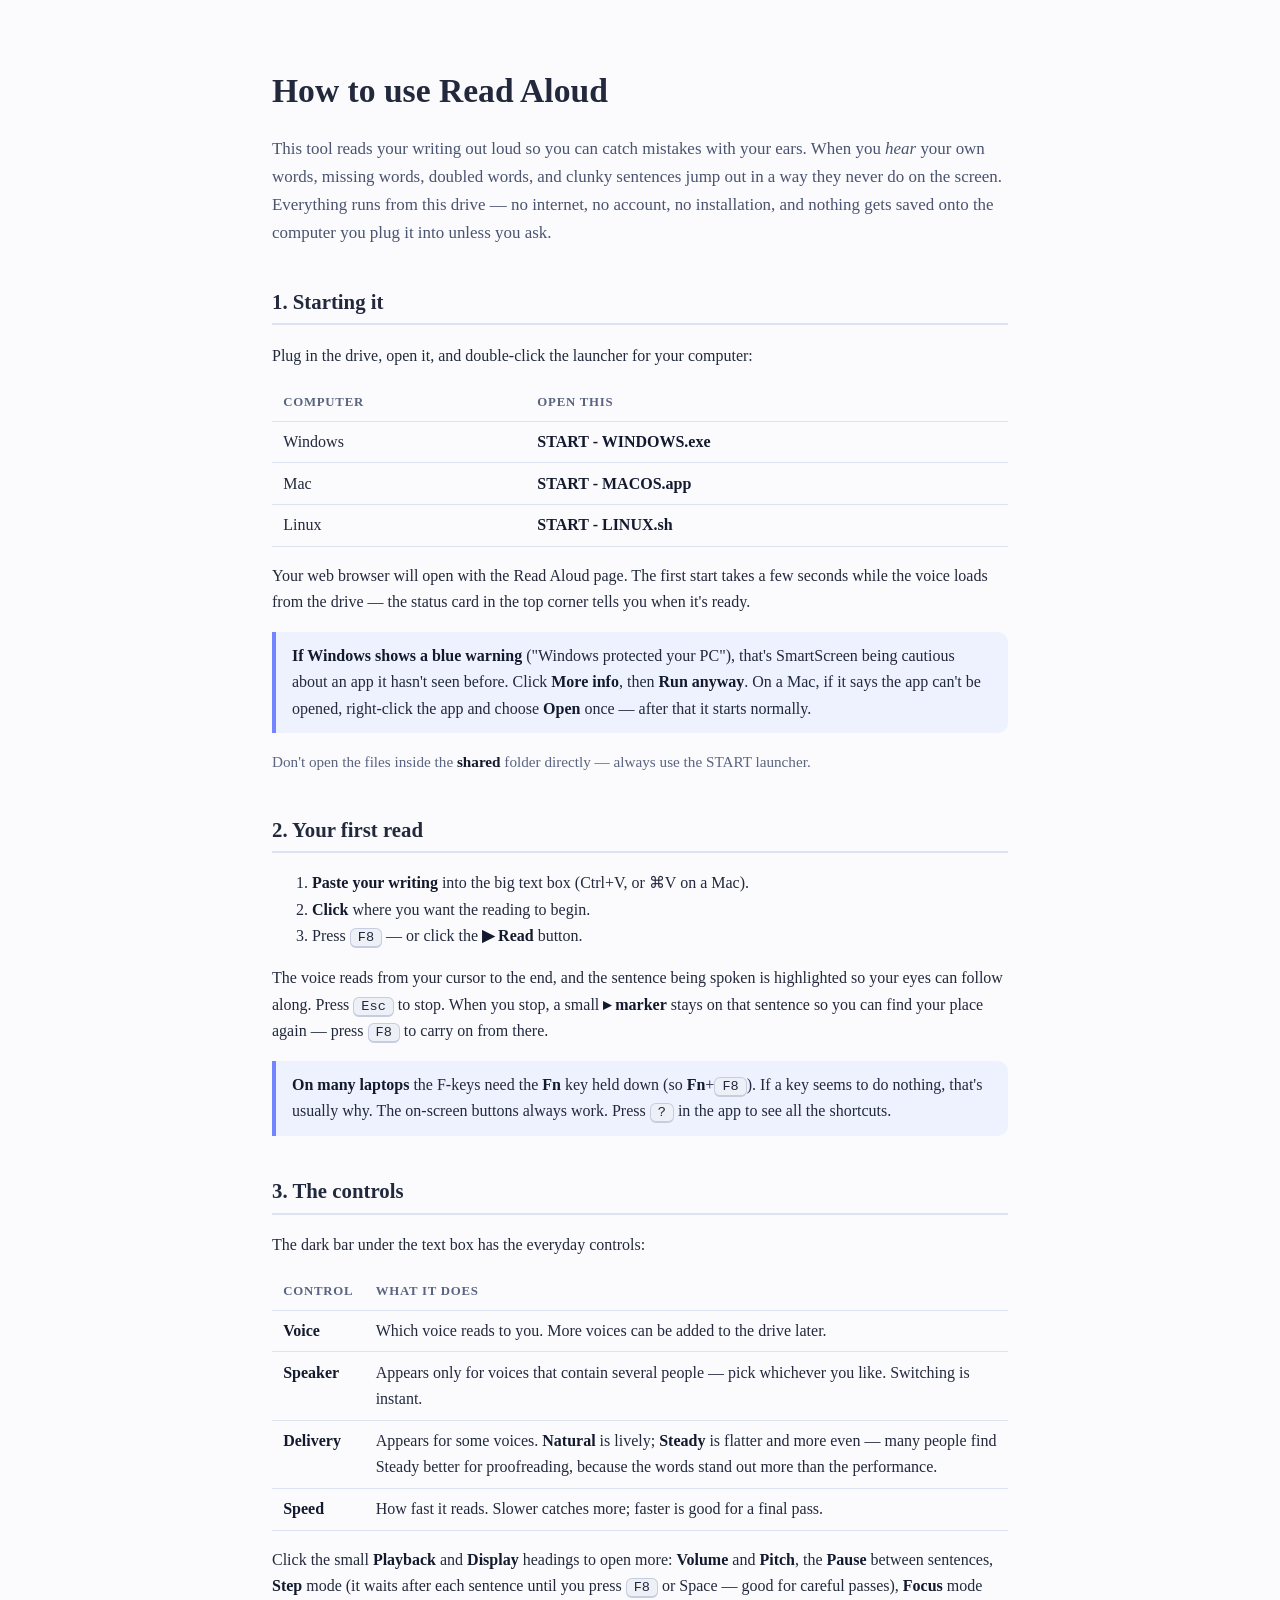
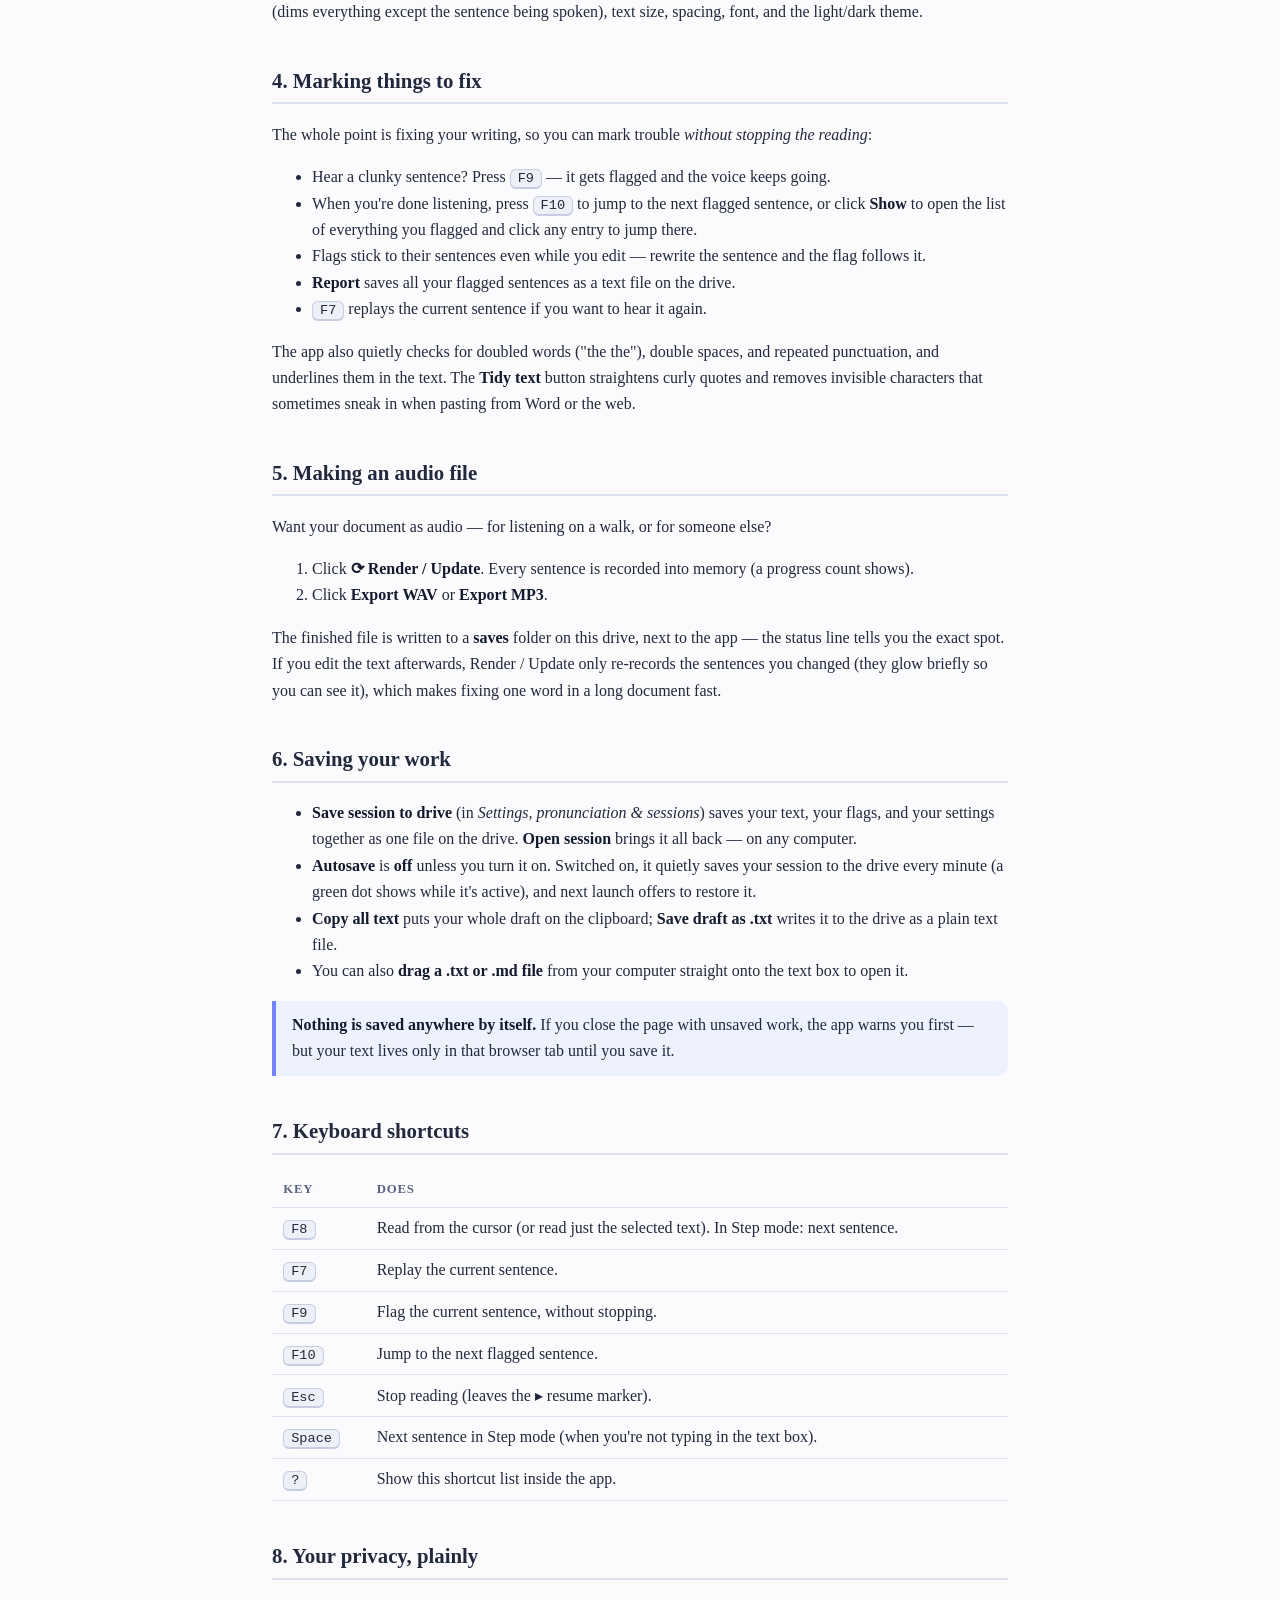
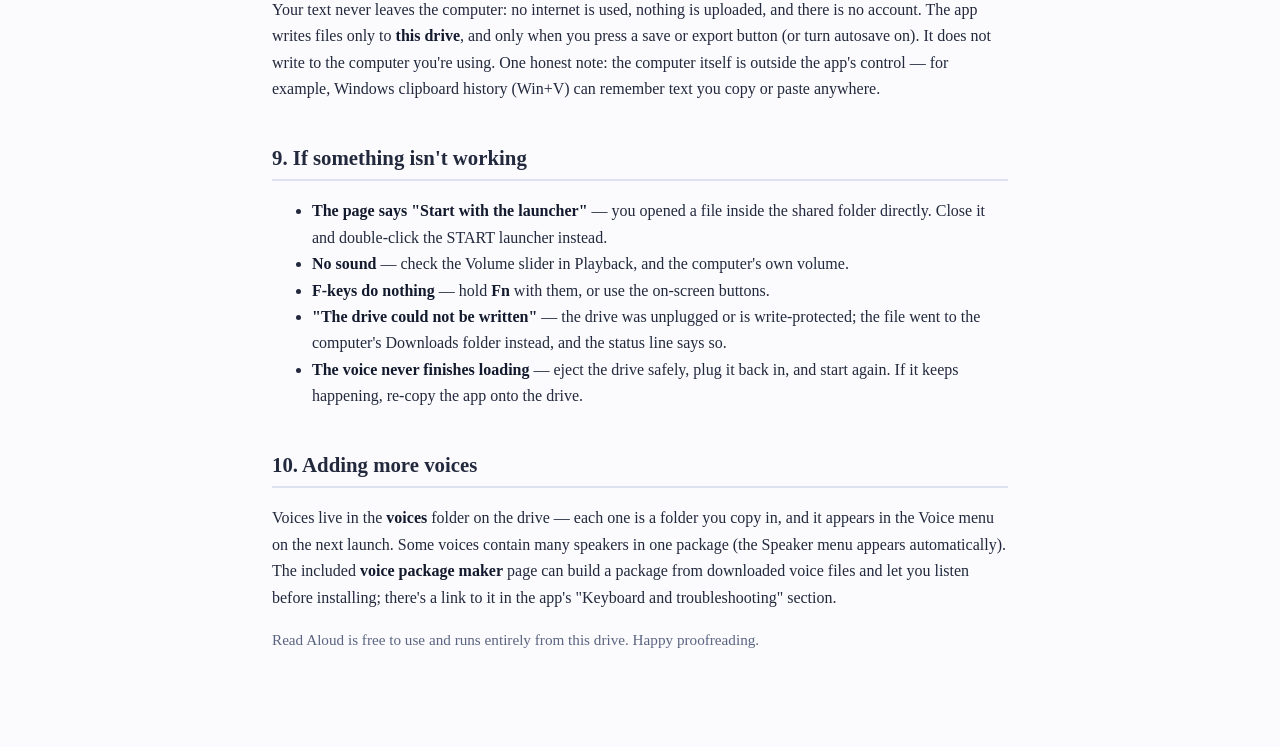
<file: manual.html>
<!doctype html>
<html lang="en">
<head>
<meta charset="utf-8">
<meta name="viewport" content="width=device-width, initial-scale=1">
<meta name="color-scheme" content="light dark">
<title>How to use Read Aloud</title>
<style>
  :root { color-scheme: light dark; }
  body {
    font-family: Georgia, 'Times New Roman', serif;
    line-height: 1.65;
    max-width: 46rem;
    margin: 0 auto;
    padding: 2.5rem 1.4rem 5rem;
    color: #22293d;
    background: #fbfbfd;
  }
  h1 { font-size: 2.1rem; margin-bottom: 0.2rem; }
  h2 { font-size: 1.3rem; margin-top: 2.4rem; border-bottom: 2px solid #dde2f0; padding-bottom: 0.25rem; }
  .lede { font-size: 1.06rem; color: #4a5470; }
  kbd {
    font-family: ui-monospace, Consolas, monospace;
    font-size: 0.85em;
    background: #eef0f7;
    border: 1px solid #c6cde0;
    border-bottom-width: 2px;
    border-radius: 6px;
    padding: 1px 7px;
    white-space: nowrap;
  }
  b, strong { color: #131a2e; }
  .tip {
    background: #eef2ff;
    border-left: 4px solid #7284ff;
    padding: 0.7rem 1rem;
    border-radius: 0 10px 10px 0;
    margin: 1rem 0;
  }
  table { border-collapse: collapse; width: 100%; margin: 1rem 0; }
  th, td { text-align: left; padding: 0.45rem 0.7rem; border-bottom: 1px solid #dde2f0; vertical-align: top; }
  th { font-size: 0.8rem; text-transform: uppercase; letter-spacing: 0.06em; color: #5a6480; }
  .muted { color: #5a6480; font-size: 0.95rem; }
  @media (prefers-color-scheme: dark) {
    body { background: #10162a; color: #d7dcec; }
    b, strong { color: #f2f4fb; }
    h2 { border-color: #2c3552; }
    .lede, .muted, th { color: #96a0bd; }
    kbd { background: #1d2540; border-color: #38446b; }
    .tip { background: #1a2342; }
    th, td { border-color: #2c3552; }
  }
  @media print {
    body { max-width: none; color: #000; background: #fff; }
    .tip { border-color: #888; background: #f2f2f2; }
  }
</style>
</head>
<body>

<h1>How to use Read Aloud</h1>
<p class="lede">This tool reads your writing out loud so you can catch mistakes with your ears.
When you <em>hear</em> your own words, missing words, doubled words, and clunky sentences jump out
in a way they never do on the screen. Everything runs from this drive — no internet, no account,
no installation, and nothing gets saved onto the computer you plug it into unless you ask.</p>

<h2>1. Starting it</h2>
<p>Plug in the drive, open it, and double-click the launcher for your computer:</p>
<table>
  <tr><th>Computer</th><th>Open this</th></tr>
  <tr><td>Windows</td><td><b>START - WINDOWS.exe</b></td></tr>
  <tr><td>Mac</td><td><b>START - MACOS.app</b></td></tr>
  <tr><td>Linux</td><td><b>START - LINUX.sh</b></td></tr>
</table>
<p>Your web browser will open with the Read Aloud page. The first start takes a few seconds
while the voice loads from the drive — the status card in the top corner tells you when it's ready.</p>
<div class="tip"><b>If Windows shows a blue warning</b> ("Windows protected your PC"), that's
SmartScreen being cautious about an app it hasn't seen before. Click <b>More info</b>, then
<b>Run anyway</b>. On a Mac, if it says the app can't be opened, right-click the app and choose
<b>Open</b> once — after that it starts normally.</div>
<p class="muted">Don't open the files inside the <b>shared</b> folder directly — always use the START launcher.</p>

<h2>2. Your first read</h2>
<ol>
  <li><b>Paste your writing</b> into the big text box (Ctrl+V, or ⌘V on a Mac).</li>
  <li><b>Click</b> where you want the reading to begin.</li>
  <li>Press <kbd>F8</kbd> — or click the <b>▶ Read</b> button.</li>
</ol>
<p>The voice reads from your cursor to the end, and the sentence being spoken is highlighted so
your eyes can follow along. Press <kbd>Esc</kbd> to stop. When you stop, a small <b>▸ marker</b>
stays on that sentence so you can find your place again — press <kbd>F8</kbd> to carry on from there.</p>
<div class="tip"><b>On many laptops</b> the F-keys need the <b>Fn</b> key held down
(so <b>Fn</b>+<kbd>F8</kbd>). If a key seems to do nothing, that's usually why. The on-screen
buttons always work. Press <kbd>?</kbd> in the app to see all the shortcuts.</div>

<h2>3. The controls</h2>
<p>The dark bar under the text box has the everyday controls:</p>
<table>
  <tr><th>Control</th><th>What it does</th></tr>
  <tr><td><b>Voice</b></td><td>Which voice reads to you. More voices can be added to the drive later.</td></tr>
  <tr><td><b>Speaker</b></td><td>Appears only for voices that contain several people — pick whichever you like. Switching is instant.</td></tr>
  <tr><td><b>Delivery</b></td><td>Appears for some voices. <b>Natural</b> is lively; <b>Steady</b> is flatter and more even — many people find Steady better for proofreading, because the words stand out more than the performance.</td></tr>
  <tr><td><b>Speed</b></td><td>How fast it reads. Slower catches more; faster is good for a final pass.</td></tr>
</table>
<p>Click the small <b>Playback</b> and <b>Display</b> headings to open more:
<b>Volume</b> and <b>Pitch</b>, the <b>Pause</b> between sentences, <b>Step</b> mode (it waits after
each sentence until you press <kbd>F8</kbd> or Space — good for careful passes), <b>Focus</b> mode
(dims everything except the sentence being spoken), text size, spacing, font, and the light/dark theme.</p>

<h2>4. Marking things to fix</h2>
<p>The whole point is fixing your writing, so you can mark trouble <em>without stopping the reading</em>:</p>
<ul>
  <li>Hear a clunky sentence? Press <kbd>F9</kbd> — it gets flagged and the voice keeps going.</li>
  <li>When you're done listening, press <kbd>F10</kbd> to jump to the next flagged sentence, or click
  <b>Show</b> to open the list of everything you flagged and click any entry to jump there.</li>
  <li>Flags stick to their sentences even while you edit — rewrite the sentence and the flag follows it.</li>
  <li><b>Report</b> saves all your flagged sentences as a text file on the drive.</li>
  <li><kbd>F7</kbd> replays the current sentence if you want to hear it again.</li>
</ul>
<p>The app also quietly checks for doubled words ("the the"), double spaces, and repeated punctuation,
and underlines them in the text. The <b>Tidy text</b> button straightens curly quotes and removes
invisible characters that sometimes sneak in when pasting from Word or the web.</p>

<h2>5. Making an audio file</h2>
<p>Want your document as audio — for listening on a walk, or for someone else?</p>
<ol>
  <li>Click <b>⟳ Render / Update</b>. Every sentence is recorded into memory (a progress count shows).</li>
  <li>Click <b>Export WAV</b> or <b>Export MP3</b>.</li>
</ol>
<p>The finished file is written to a <b>saves</b> folder on this drive, next to the app — the status
line tells you the exact spot. If you edit the text afterwards, Render / Update only re-records the
sentences you changed (they glow briefly so you can see it), which makes fixing one word in a long
document fast.</p>

<h2>6. Saving your work</h2>
<ul>
  <li><b>Save session to drive</b> (in <i>Settings, pronunciation &amp; sessions</i>) saves your text,
  your flags, and your settings together as one file on the drive. <b>Open session</b> brings it all back —
  on any computer.</li>
  <li><b>Autosave</b> is <b>off</b> unless you turn it on. Switched on, it quietly saves your session to
  the drive every minute (a green dot shows while it's active), and next launch offers to restore it.</li>
  <li><b>Copy all text</b> puts your whole draft on the clipboard; <b>Save draft as .txt</b> writes it
  to the drive as a plain text file.</li>
  <li>You can also <b>drag a .txt or .md file</b> from your computer straight onto the text box to open it.</li>
</ul>
<div class="tip"><b>Nothing is saved anywhere by itself.</b> If you close the page with unsaved
work, the app warns you first — but your text lives only in that browser tab until you save it.</div>

<h2>7. Keyboard shortcuts</h2>
<table>
  <tr><th>Key</th><th>Does</th></tr>
  <tr><td><kbd>F8</kbd></td><td>Read from the cursor (or read just the selected text). In Step mode: next sentence.</td></tr>
  <tr><td><kbd>F7</kbd></td><td>Replay the current sentence.</td></tr>
  <tr><td><kbd>F9</kbd></td><td>Flag the current sentence, without stopping.</td></tr>
  <tr><td><kbd>F10</kbd></td><td>Jump to the next flagged sentence.</td></tr>
  <tr><td><kbd>Esc</kbd></td><td>Stop reading (leaves the ▸ resume marker).</td></tr>
  <tr><td><kbd>Space</kbd></td><td>Next sentence in Step mode (when you're not typing in the text box).</td></tr>
  <tr><td><kbd>?</kbd></td><td>Show this shortcut list inside the app.</td></tr>
</table>

<h2>8. Your privacy, plainly</h2>
<p>Your text never leaves the computer: no internet is used, nothing is uploaded, and there is no
account. The app writes files only to <b>this drive</b>, and only when you press a save or export
button (or turn autosave on). It does not write to the computer you're using. One honest note:
the computer itself is outside the app's control — for example, Windows clipboard history (Win+V)
can remember text you copy or paste anywhere.</p>

<h2>9. If something isn't working</h2>
<ul>
  <li><b>The page says "Start with the launcher"</b> — you opened a file inside the shared folder
  directly. Close it and double-click the START launcher instead.</li>
  <li><b>No sound</b> — check the Volume slider in Playback, and the computer's own volume.</li>
  <li><b>F-keys do nothing</b> — hold <b>Fn</b> with them, or use the on-screen buttons.</li>
  <li><b>"The drive could not be written"</b> — the drive was unplugged or is write-protected;
  the file went to the computer's Downloads folder instead, and the status line says so.</li>
  <li><b>The voice never finishes loading</b> — eject the drive safely, plug it back in, and start again.
  If it keeps happening, re-copy the app onto the drive.</li>
</ul>

<h2>10. Adding more voices</h2>
<p>Voices live in the <b>voices</b> folder on the drive — each one is a folder you copy in, and it
appears in the Voice menu on the next launch. Some voices contain many speakers in one package
(the Speaker menu appears automatically). The included <b>voice package maker</b> page can build a
package from downloaded voice files and let you listen before installing; there's a link to it in
the app's "Keyboard and troubleshooting" section.</p>

<p class="muted">Read Aloud is free to use and runs entirely from this drive. Happy proofreading.</p>

</body>
</html>
</file>
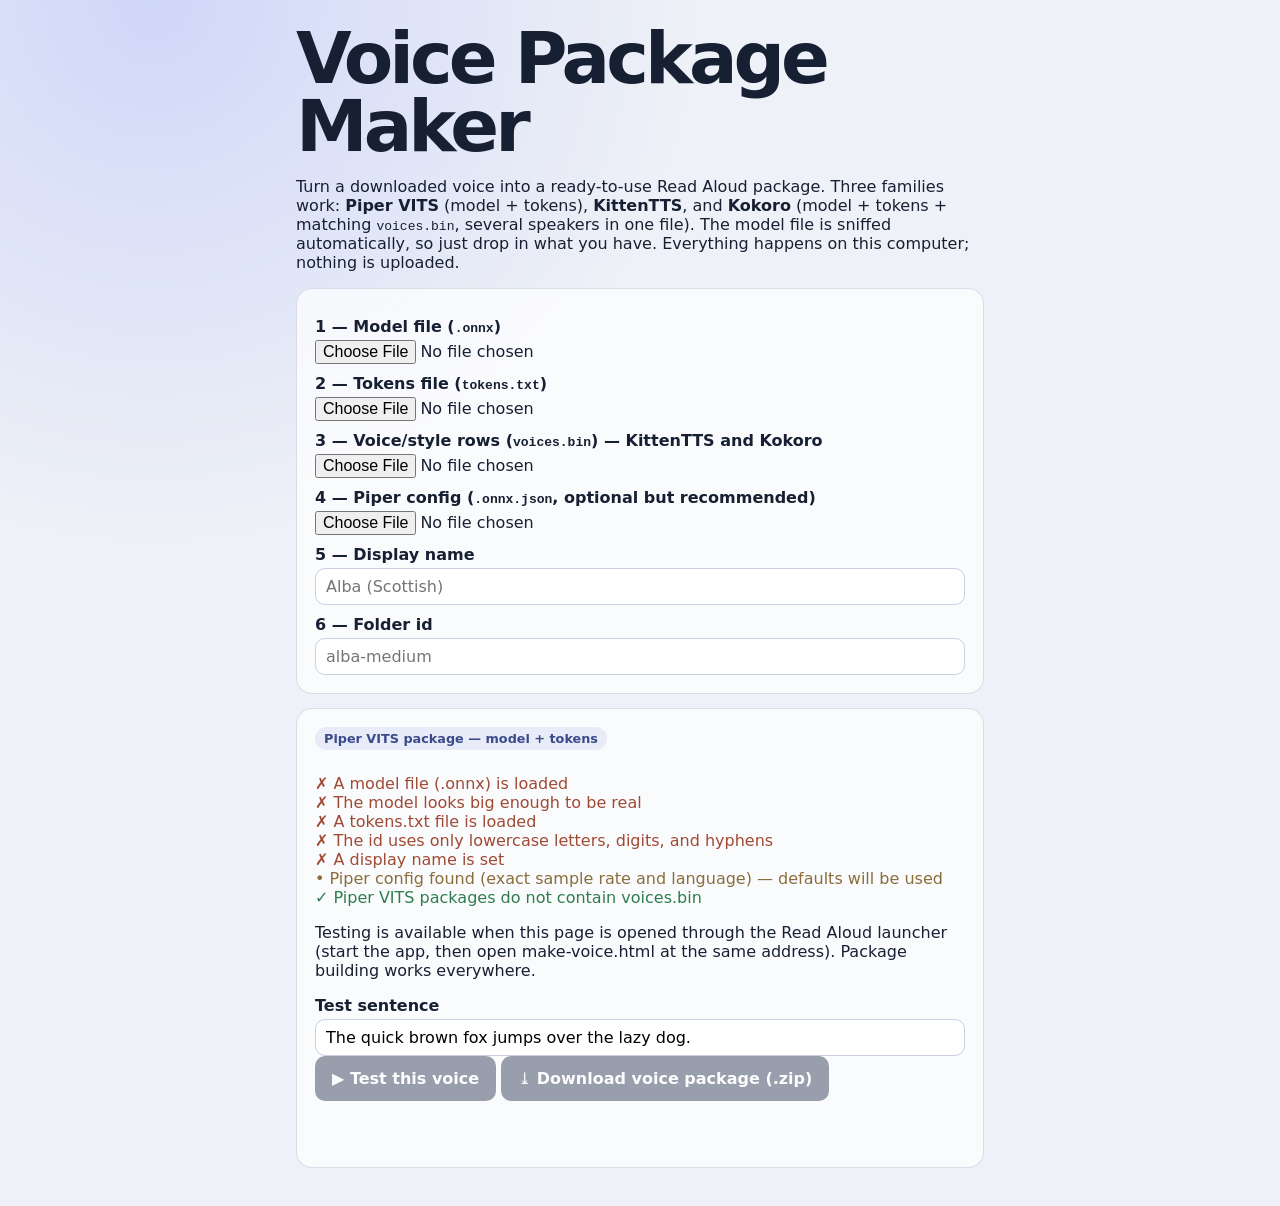
<file: web/make-voice.html>
<!doctype html>
<html lang="en">
<head>
<meta charset="utf-8">
<meta name="viewport" content="width=device-width, initial-scale=1">
<meta name="color-scheme" content="light dark">
<title>Read Aloud — Voice Package Maker</title>
<link rel="stylesheet" href="style.css">
<style>
  .mv main { max-width: 720px; margin: 0 auto; padding: 24px 16px; }
  .mv .card { border: 1px solid rgba(122,136,169,.25); border-radius: 16px; padding: 18px; margin: 14px 0; background: rgba(255,255,255,.72); }
  .mv label { display: block; margin: 10px 0 4px; font-weight: 600; }
  .mv input[type=text] { width: 100%; padding: 8px 10px; border-radius: 10px; border: 1px solid #c9d0e0; font: inherit; }
  .mv ul#checks { list-style: none; padding: 0; }
  .mv #checks .ok { color: #2f7d4f; }
  .mv #checks .bad { color: #a04a34; }
  .mv #checks .soft { color: #8a6d3b; }
  .mv #status { margin-top: 10px; min-height: 1.4em; font-weight: 600; }
  .mv .family { font-size:.8rem; font-weight:600; margin:0 0 8px; padding:4px 9px; border-radius:999px; display:inline-block; }
  .mv .family.vits { background:#e8ecf9; color:#3a4a8a; }
  .mv .family.kitten { background:#e6f2e6; color:#2f7d4f; }
  .mv .family.kokoro { background:#f2e9fb; color:#70429a; }
  .mv #speakerRow { margin:10px 0; }
  :root[data-theme="dark"] .mv .card { background: rgba(29,37,56,.75); border-color: #303a53; }
</style>
</head>
<body class="mv">
<main>
  <h1>Voice Package Maker</h1>
  <p>Turn a downloaded voice into a ready-to-use Read Aloud package. Three families work:
  <strong>Piper VITS</strong> (model + tokens), <strong>KittenTTS</strong>, and <strong>Kokoro</strong>
  (model + tokens + matching <code>voices.bin</code>, several speakers in one file). The model file is
  sniffed automatically, so just drop in what you have. Everything happens on this computer; nothing is uploaded.</p>
  <section class="card">
    <label>1 — Model file (<code>.onnx</code>)</label>
    <input type="file" id="modelFile" accept=".onnx">
    <label>2 — Tokens file (<code>tokens.txt</code>)</label>
    <input type="file" id="tokensFile" accept=".txt">
    <label>3 — Voice/style rows (<code>voices.bin</code>) — KittenTTS and Kokoro</label>
    <input type="file" id="voicesFile" accept=".bin">
    <label>4 — Piper config (<code>.onnx.json</code>, optional but recommended)</label>
    <input type="file" id="configFile" accept=".json">
    <label>5 — Display name</label>
    <input type="text" id="voiceName" placeholder="Alba (Scottish)">
    <label>6 — Folder id</label>
    <input type="text" id="voiceId" placeholder="alba-medium">
  </section>
  <section class="card">
    <p id="family" class="family vits"></p>
    <ul id="checks"></ul>
    <div id="speakerRow" hidden>
      <label for="auditionSpeaker">Audition speaker (the package includes all of them)</label>
      <select id="auditionSpeaker" style="width:180px;padding:8px 10px;border-radius:10px;border:1px solid #c9d0e0;font:inherit;"></select>
    </div>
    <p id="benchNote"></p>
    <label for="testText">Test sentence</label>
    <input type="text" id="testText" value="The quick brown fox jumps over the lazy dog.">
    <button id="testBtn" type="button" disabled>▶ Test this voice</button>
    <button id="downloadBtn" type="button" disabled>⤓ Download voice package (.zip)</button>
    <p id="status"></p>
  </section>
</main>
<script src="make-voice.js"></script>
</body>
</html>
</file>
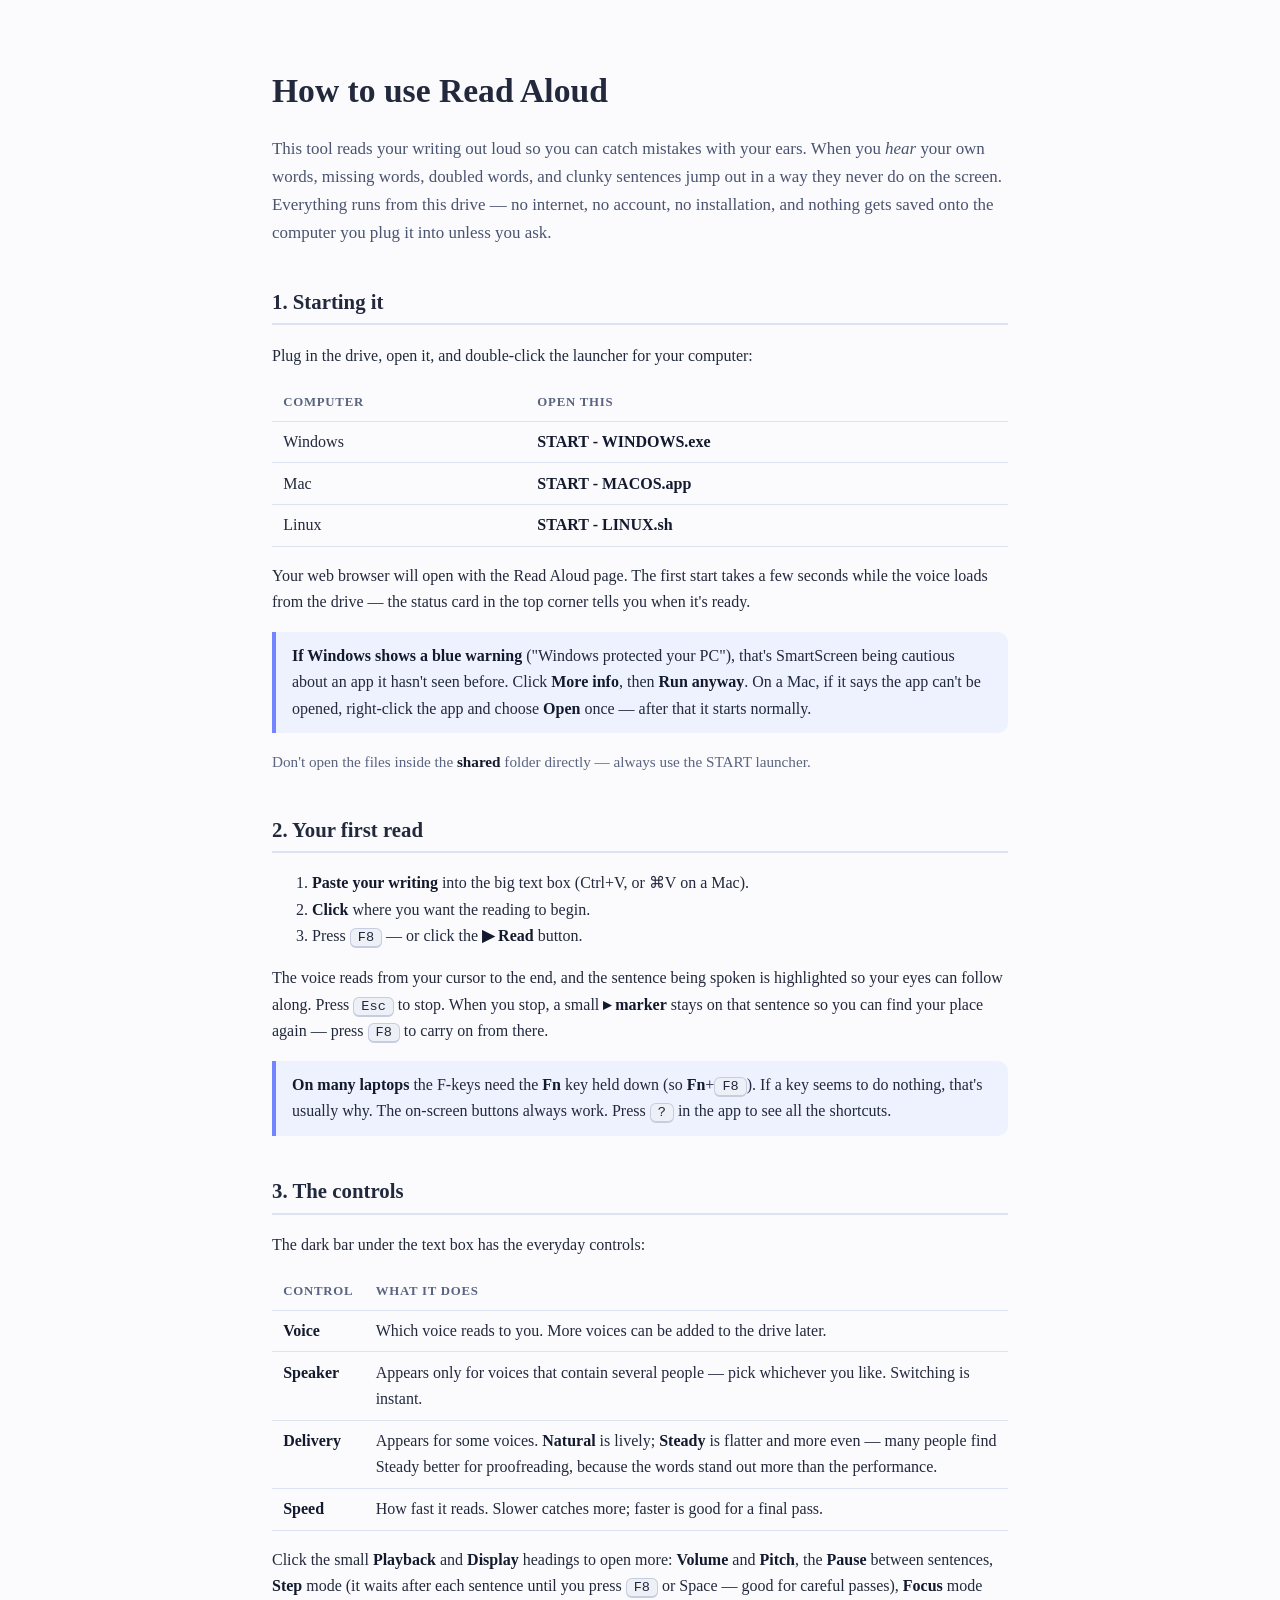
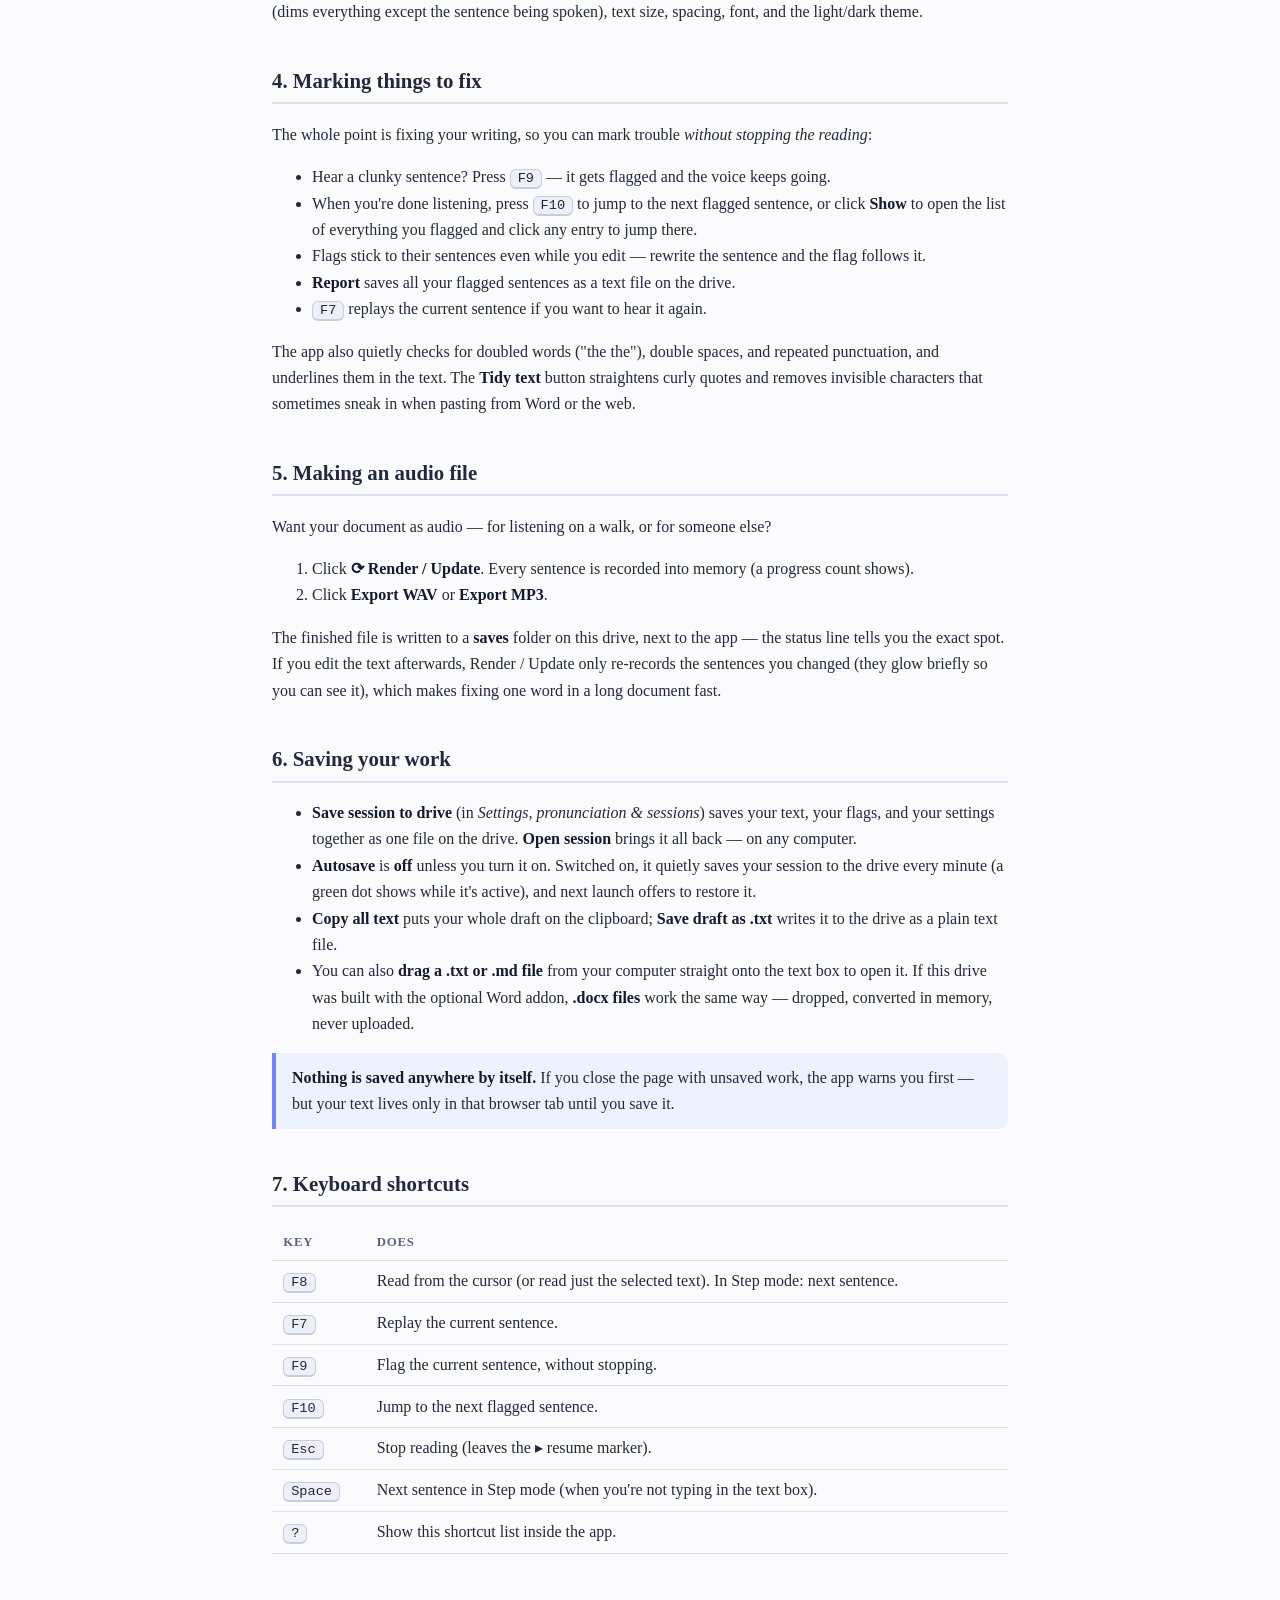
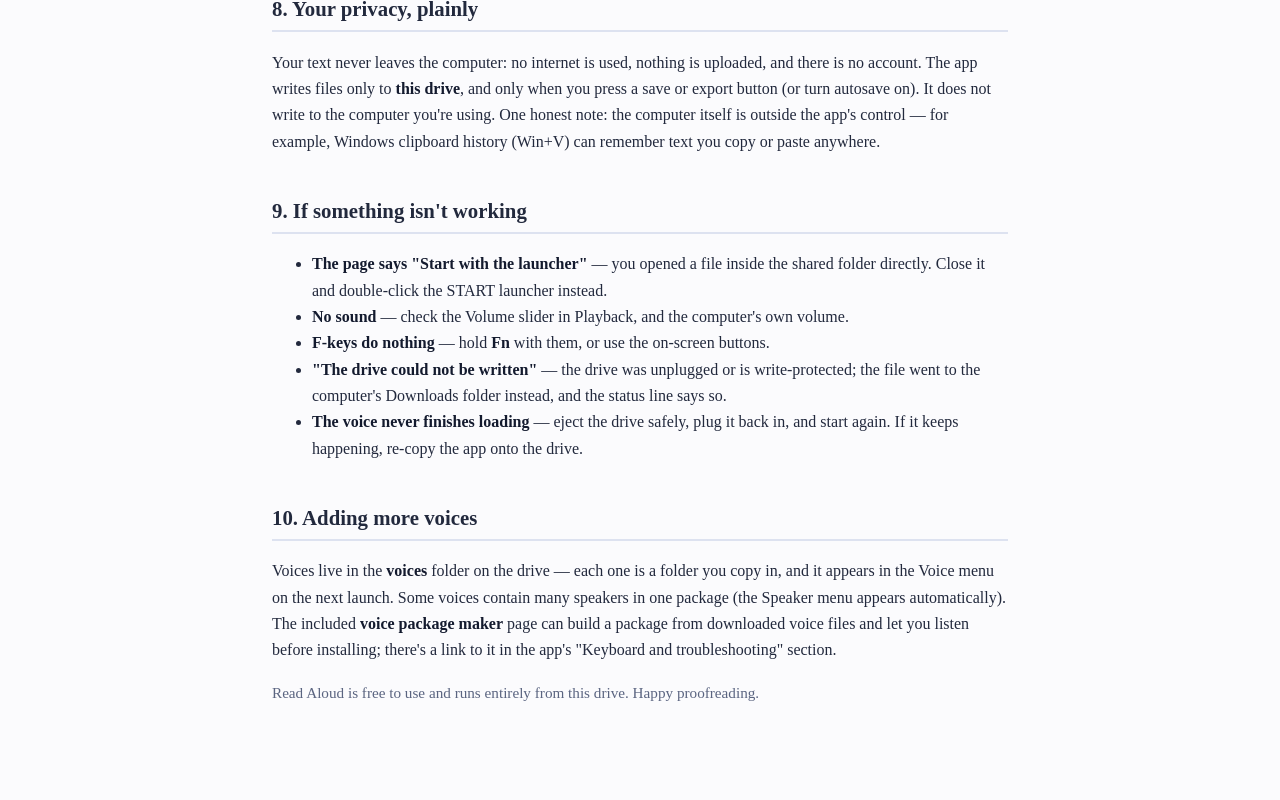
<file: web/manual.html>
<!doctype html>
<html lang="en">
<head>
<meta charset="utf-8">
<meta name="viewport" content="width=device-width, initial-scale=1">
<meta name="color-scheme" content="light dark">
<title>How to use Read Aloud</title>
<style>
  :root { color-scheme: light dark; }
  body {
    font-family: Georgia, 'Times New Roman', serif;
    line-height: 1.65;
    max-width: 46rem;
    margin: 0 auto;
    padding: 2.5rem 1.4rem 5rem;
    color: #22293d;
    background: #fbfbfd;
  }
  h1 { font-size: 2.1rem; margin-bottom: 0.2rem; }
  h2 { font-size: 1.3rem; margin-top: 2.4rem; border-bottom: 2px solid #dde2f0; padding-bottom: 0.25rem; }
  .lede { font-size: 1.06rem; color: #4a5470; }
  kbd {
    font-family: ui-monospace, Consolas, monospace;
    font-size: 0.85em;
    background: #eef0f7;
    border: 1px solid #c6cde0;
    border-bottom-width: 2px;
    border-radius: 6px;
    padding: 1px 7px;
    white-space: nowrap;
  }
  b, strong { color: #131a2e; }
  .tip {
    background: #eef2ff;
    border-left: 4px solid #7284ff;
    padding: 0.7rem 1rem;
    border-radius: 0 10px 10px 0;
    margin: 1rem 0;
  }
  table { border-collapse: collapse; width: 100%; margin: 1rem 0; }
  th, td { text-align: left; padding: 0.45rem 0.7rem; border-bottom: 1px solid #dde2f0; vertical-align: top; }
  th { font-size: 0.8rem; text-transform: uppercase; letter-spacing: 0.06em; color: #5a6480; }
  .muted { color: #5a6480; font-size: 0.95rem; }
  @media (prefers-color-scheme: dark) {
    body { background: #10162a; color: #d7dcec; }
    b, strong { color: #f2f4fb; }
    h2 { border-color: #2c3552; }
    .lede, .muted, th { color: #96a0bd; }
    kbd { background: #1d2540; border-color: #38446b; }
    .tip { background: #1a2342; }
    th, td { border-color: #2c3552; }
  }
  @media print {
    body { max-width: none; color: #000; background: #fff; }
    .tip { border-color: #888; background: #f2f2f2; }
  }
</style>
</head>
<body>

<h1>How to use Read Aloud</h1>
<p class="lede">This tool reads your writing out loud so you can catch mistakes with your ears.
When you <em>hear</em> your own words, missing words, doubled words, and clunky sentences jump out
in a way they never do on the screen. Everything runs from this drive — no internet, no account,
no installation, and nothing gets saved onto the computer you plug it into unless you ask.</p>

<h2>1. Starting it</h2>
<p>Plug in the drive, open it, and double-click the launcher for your computer:</p>
<table>
  <tr><th>Computer</th><th>Open this</th></tr>
  <tr><td>Windows</td><td><b>START - WINDOWS.exe</b></td></tr>
  <tr><td>Mac</td><td><b>START - MACOS.app</b></td></tr>
  <tr><td>Linux</td><td><b>START - LINUX.sh</b></td></tr>
</table>
<p>Your web browser will open with the Read Aloud page. The first start takes a few seconds
while the voice loads from the drive — the status card in the top corner tells you when it's ready.</p>
<div class="tip"><b>If Windows shows a blue warning</b> ("Windows protected your PC"), that's
SmartScreen being cautious about an app it hasn't seen before. Click <b>More info</b>, then
<b>Run anyway</b>. On a Mac, if it says the app can't be opened, right-click the app and choose
<b>Open</b> once — after that it starts normally.</div>
<p class="muted">Don't open the files inside the <b>shared</b> folder directly — always use the START launcher.</p>

<h2>2. Your first read</h2>
<ol>
  <li><b>Paste your writing</b> into the big text box (Ctrl+V, or ⌘V on a Mac).</li>
  <li><b>Click</b> where you want the reading to begin.</li>
  <li>Press <kbd>F8</kbd> — or click the <b>▶ Read</b> button.</li>
</ol>
<p>The voice reads from your cursor to the end, and the sentence being spoken is highlighted so
your eyes can follow along. Press <kbd>Esc</kbd> to stop. When you stop, a small <b>▸ marker</b>
stays on that sentence so you can find your place again — press <kbd>F8</kbd> to carry on from there.</p>
<div class="tip"><b>On many laptops</b> the F-keys need the <b>Fn</b> key held down
(so <b>Fn</b>+<kbd>F8</kbd>). If a key seems to do nothing, that's usually why. The on-screen
buttons always work. Press <kbd>?</kbd> in the app to see all the shortcuts.</div>

<h2>3. The controls</h2>
<p>The dark bar under the text box has the everyday controls:</p>
<table>
  <tr><th>Control</th><th>What it does</th></tr>
  <tr><td><b>Voice</b></td><td>Which voice reads to you. More voices can be added to the drive later.</td></tr>
  <tr><td><b>Speaker</b></td><td>Appears only for voices that contain several people — pick whichever you like. Switching is instant.</td></tr>
  <tr><td><b>Delivery</b></td><td>Appears for some voices. <b>Natural</b> is lively; <b>Steady</b> is flatter and more even — many people find Steady better for proofreading, because the words stand out more than the performance.</td></tr>
  <tr><td><b>Speed</b></td><td>How fast it reads. Slower catches more; faster is good for a final pass.</td></tr>
</table>
<p>Click the small <b>Playback</b> and <b>Display</b> headings to open more:
<b>Volume</b> and <b>Pitch</b>, the <b>Pause</b> between sentences, <b>Step</b> mode (it waits after
each sentence until you press <kbd>F8</kbd> or Space — good for careful passes), <b>Focus</b> mode
(dims everything except the sentence being spoken), text size, spacing, font, and the light/dark theme.</p>

<h2>4. Marking things to fix</h2>
<p>The whole point is fixing your writing, so you can mark trouble <em>without stopping the reading</em>:</p>
<ul>
  <li>Hear a clunky sentence? Press <kbd>F9</kbd> — it gets flagged and the voice keeps going.</li>
  <li>When you're done listening, press <kbd>F10</kbd> to jump to the next flagged sentence, or click
  <b>Show</b> to open the list of everything you flagged and click any entry to jump there.</li>
  <li>Flags stick to their sentences even while you edit — rewrite the sentence and the flag follows it.</li>
  <li><b>Report</b> saves all your flagged sentences as a text file on the drive.</li>
  <li><kbd>F7</kbd> replays the current sentence if you want to hear it again.</li>
</ul>
<p>The app also quietly checks for doubled words ("the the"), double spaces, and repeated punctuation,
and underlines them in the text. The <b>Tidy text</b> button straightens curly quotes and removes
invisible characters that sometimes sneak in when pasting from Word or the web.</p>

<h2>5. Making an audio file</h2>
<p>Want your document as audio — for listening on a walk, or for someone else?</p>
<ol>
  <li>Click <b>⟳ Render / Update</b>. Every sentence is recorded into memory (a progress count shows).</li>
  <li>Click <b>Export WAV</b> or <b>Export MP3</b>.</li>
</ol>
<p>The finished file is written to a <b>saves</b> folder on this drive, next to the app — the status
line tells you the exact spot. If you edit the text afterwards, Render / Update only re-records the
sentences you changed (they glow briefly so you can see it), which makes fixing one word in a long
document fast.</p>

<h2>6. Saving your work</h2>
<ul>
  <li><b>Save session to drive</b> (in <i>Settings, pronunciation &amp; sessions</i>) saves your text,
  your flags, and your settings together as one file on the drive. <b>Open session</b> brings it all back —
  on any computer.</li>
  <li><b>Autosave</b> is <b>off</b> unless you turn it on. Switched on, it quietly saves your session to
  the drive every minute (a green dot shows while it's active), and next launch offers to restore it.</li>
  <li><b>Copy all text</b> puts your whole draft on the clipboard; <b>Save draft as .txt</b> writes it
  to the drive as a plain text file.</li>
  <li>You can also <b>drag a .txt or .md file</b> from your computer straight onto the text box to open it. If this drive was built with the optional Word addon, <b>.docx files</b> work the same way — dropped, converted in memory, never uploaded.</li>
</ul>
<div class="tip"><b>Nothing is saved anywhere by itself.</b> If you close the page with unsaved
work, the app warns you first — but your text lives only in that browser tab until you save it.</div>

<h2>7. Keyboard shortcuts</h2>
<table>
  <tr><th>Key</th><th>Does</th></tr>
  <tr><td><kbd>F8</kbd></td><td>Read from the cursor (or read just the selected text). In Step mode: next sentence.</td></tr>
  <tr><td><kbd>F7</kbd></td><td>Replay the current sentence.</td></tr>
  <tr><td><kbd>F9</kbd></td><td>Flag the current sentence, without stopping.</td></tr>
  <tr><td><kbd>F10</kbd></td><td>Jump to the next flagged sentence.</td></tr>
  <tr><td><kbd>Esc</kbd></td><td>Stop reading (leaves the ▸ resume marker).</td></tr>
  <tr><td><kbd>Space</kbd></td><td>Next sentence in Step mode (when you're not typing in the text box).</td></tr>
  <tr><td><kbd>?</kbd></td><td>Show this shortcut list inside the app.</td></tr>
</table>

<h2>8. Your privacy, plainly</h2>
<p>Your text never leaves the computer: no internet is used, nothing is uploaded, and there is no
account. The app writes files only to <b>this drive</b>, and only when you press a save or export
button (or turn autosave on). It does not write to the computer you're using. One honest note:
the computer itself is outside the app's control — for example, Windows clipboard history (Win+V)
can remember text you copy or paste anywhere.</p>

<h2>9. If something isn't working</h2>
<ul>
  <li><b>The page says "Start with the launcher"</b> — you opened a file inside the shared folder
  directly. Close it and double-click the START launcher instead.</li>
  <li><b>No sound</b> — check the Volume slider in Playback, and the computer's own volume.</li>
  <li><b>F-keys do nothing</b> — hold <b>Fn</b> with them, or use the on-screen buttons.</li>
  <li><b>"The drive could not be written"</b> — the drive was unplugged or is write-protected;
  the file went to the computer's Downloads folder instead, and the status line says so.</li>
  <li><b>The voice never finishes loading</b> — eject the drive safely, plug it back in, and start again.
  If it keeps happening, re-copy the app onto the drive.</li>
</ul>

<h2>10. Adding more voices</h2>
<p>Voices live in the <b>voices</b> folder on the drive — each one is a folder you copy in, and it
appears in the Voice menu on the next launch. Some voices contain many speakers in one package
(the Speaker menu appears automatically). The included <b>voice package maker</b> page can build a
package from downloaded voice files and let you listen before installing; there's a link to it in
the app's "Keyboard and troubleshooting" section.</p>

<p class="muted">Read Aloud is free to use and runs entirely from this drive. Happy proofreading.</p>

</body>
</html>
</file>
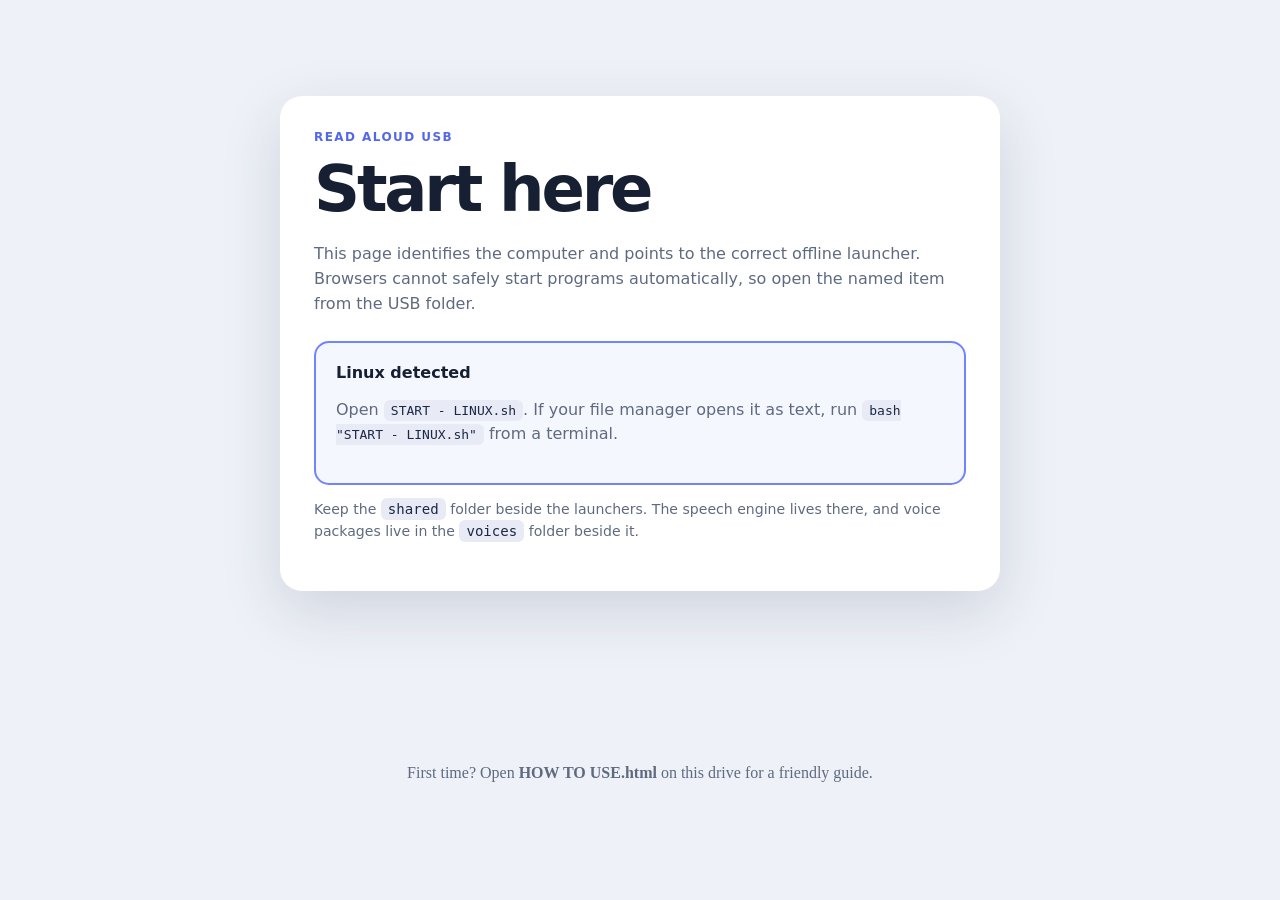
<file: web/start-here.html>
<!doctype html>
<html lang="en">
<head>
  <meta charset="utf-8">
  <meta name="viewport" content="width=device-width, initial-scale=1">
  <title>Start Read Aloud</title>
  <style>
    :root { font-family: system-ui, sans-serif; color: #172033; background: #eef1f7; }
    * { box-sizing: border-box; }
    body { margin: 0; min-height: 100vh; display: grid; place-items: center; padding: 20px; }
    main { width: min(720px, 100%); padding: 34px; border-radius: 22px; background: white; box-shadow: 0 20px 60px rgba(35,45,80,.15); }
    .tag { color: #5368e8; font-size: .75rem; font-weight: 800; letter-spacing: .12em; }
    h1 { margin: 8px 0 10px; font-size: clamp(2rem, 7vw, 4rem); letter-spacing: -.05em; }
    p { color: #5f6a80; line-height: 1.55; }
    .choice { display: none; margin: 24px 0 10px; padding: 20px; border: 2px solid #7183ff; border-radius: 15px; background: #f5f7ff; }
    .choice.active { display: block; }
    code { padding: 3px 7px; border-radius: 6px; background: #e8ebf5; color: #1c2844; }
    ul { padding-left: 22px; color: #5f6a80; line-height: 1.7; }
    .small { font-size: .88rem; }
  </style>
</head>
<body>
  <main>
    <div class="tag">READ ALOUD USB</div>
    <h1>Start here</h1>
    <p>This page identifies the computer and points to the correct offline launcher. Browsers cannot safely start programs automatically, so open the named item from the USB folder.</p>

    <section id="windows" class="choice">
      <strong>Windows detected</strong>
      <p>Double-click <code>START - WINDOWS.exe</code>.</p>
    </section>
    <section id="macos" class="choice">
      <strong>macOS detected</strong>
      <p>Double-click <code>START - MACOS.app</code>. The first unsigned personal build may need approval in Privacy &amp; Security.</p>
    </section>
    <section id="linux" class="choice">
      <strong>Linux detected</strong>
      <p>Open <code>START - LINUX.sh</code>. If your file manager opens it as text, run <code>bash "START - LINUX.sh"</code> from a terminal.</p>
    </section>
    <section id="unknown" class="choice">
      <strong>Choose your system</strong>
      <ul>
        <li>Windows: <code>START - WINDOWS.exe</code></li>
        <li>macOS: <code>START - MACOS.app</code></li>
        <li>Linux: <code>START - LINUX.sh</code></li>
      </ul>
    </section>

    <p class="small">Keep the <code>shared</code> folder beside the launchers. The speech engine lives there, and voice packages live in the <code>voices</code> folder beside it.</p>
  </main>
  <script>
    const ua = navigator.userAgent.toLowerCase();
    let id = 'unknown';
    if (ua.includes('windows')) id = 'windows';
    else if (ua.includes('mac os') || ua.includes('macintosh')) id = 'macos';
    else if (ua.includes('linux')) id = 'linux';
    document.getElementById(id).classList.add('active');
  </script>
<p style="max-width:640px;margin:18px auto;font-family:Georgia,serif;">First time? Open <strong>HOW TO USE.html</strong> on this drive for a friendly guide.</p>
</body>
</html>
</file>
<file: web/style.css>
:root {
  font-family: Inter, ui-sans-serif, system-ui, -apple-system, BlinkMacSystemFont, "Segoe UI", sans-serif;
  color: #172033;
  background: #eef1f7;
  font-synthesis: none;
}

* { box-sizing: border-box; }

body {
  margin: 0;
  min-height: 100vh;
  background:
    radial-gradient(circle at 12% 0%, rgba(72, 99, 255, 0.18), transparent 34rem),
    #eef1f7;
}

button, textarea, input { font: inherit; }

.shell {
  width: min(1100px, calc(100% - 32px));
  margin: 0 auto;
  padding: 40px 0 56px;
}

.topbar {
  display: flex;
  justify-content: space-between;
  align-items: flex-end;
  gap: 24px;
  margin-bottom: 24px;
}

.eyebrow {
  margin: 0 0 8px;
  color: #4c5ed7;
  font-size: 0.75rem;
  font-weight: 800;
  letter-spacing: 0.14em;
}

h1 {
  margin: 0;
  font-size: clamp(2.25rem, 6vw, 4.5rem);
  letter-spacing: -0.055em;
  line-height: 0.95;
}

.subtitle {
  margin: 14px 0 0;
  color: #566178;
  font-size: 1.05rem;
}

kbd {
  display: inline-block;
  padding: 0.12rem 0.45rem;
  border: 1px solid #bcc4d8;
  border-bottom-width: 3px;
  border-radius: 6px;
  background: #fff;
  color: #27314a;
  font-size: 0.9em;
  font-weight: 700;
}

.status-card {
  min-width: 290px;
  display: flex;
  align-items: center;
  gap: 12px;
  padding: 14px 16px;
  border: 1px solid rgba(122, 136, 169, 0.24);
  border-radius: 14px;
  background: rgba(255, 255, 255, 0.76);
  box-shadow: 0 10px 30px rgba(44, 56, 94, 0.08);
}

.status-card strong, .status-card span { display: block; }
.status-card span { margin-top: 2px; color: #6b758b; font-size: 0.84rem; }

.dot {
  width: 12px;
  height: 12px;
  flex: 0 0 12px;
  border-radius: 50%;
  background: #d8a316;
  box-shadow: 0 0 0 5px rgba(216, 163, 22, 0.13);
}

.dot.ready { background: #1c9c67; box-shadow: 0 0 0 5px rgba(28, 156, 103, 0.13); }
.dot.error { background: #c83f52; box-shadow: 0 0 0 5px rgba(200, 63, 82, 0.13); }
.dot.speaking { background: #5268ee; box-shadow: 0 0 0 5px rgba(82, 104, 238, 0.13); }

.editor-card {
  padding: 20px;
  border: 1px solid rgba(122, 136, 169, 0.22);
  border-radius: 20px;
  background: #fff;
  box-shadow: 0 18px 50px rgba(44, 56, 94, 0.1);
}

.editor-card > label {
  display: block;
  margin: 0 0 10px;
  color: #39445d;
  font-size: 0.88rem;
  font-weight: 800;
  text-transform: uppercase;
  letter-spacing: 0.08em;
}

.editor-stack {
  position: relative;
  display: grid;
}

.editor-stack > textarea { grid-area: 1 / 1; }

#backdrop {
  position: absolute;
  inset: 0;
  overflow: hidden;
  border: 1px solid transparent;
  border-radius: 14px;
  background: #fbfcff;
  pointer-events: none;
}

.backdrop-content {
  min-height: 100%;
  padding: 22px;
  color: transparent;
  font-family: Georgia, "Times New Roman", serif;
  font-size: clamp(1.1rem, 2vw, 1.35rem);
  line-height: 1.7;
  white-space: pre-wrap;
  overflow-wrap: break-word;
}

.backdrop-content mark {
  border-radius: 5px;
  background: rgba(114, 132, 255, 0.30);
  color: transparent;
  box-decoration-break: clone;
  -webkit-box-decoration-break: clone;
}

textarea {
  position: relative;
  z-index: 1;
  width: 100%;
  min-height: min(52vh, 560px);
  resize: vertical;
  padding: 22px;
  border: 1px solid #d6dbe8;
  border-radius: 14px;
  outline: none;
  background: transparent;
  color: #171d2c;
  font-family: Georgia, "Times New Roman", serif;
  font-size: clamp(1.1rem, 2vw, 1.35rem);
  line-height: 1.7;
  transition: border-color 150ms ease, box-shadow 150ms ease;
}

textarea:focus {
  border-color: #687bf0;
  box-shadow: 0 0 0 4px rgba(104, 123, 240, 0.13);
}

.selection-row {
  display: flex;
  justify-content: space-between;
  align-items: center;
  gap: 16px;
  padding: 12px 2px 0;
  color: #6b758b;
  font-size: 0.88rem;
}

/* Optional script direction authoring, kept outside the normal proofreading UI. */
.script-direction-panel {
  margin-top: 12px;
  border: 1px solid #d5dced;
  border-radius: 12px;
  padding: 10px 14px;
  background: rgba(232, 237, 251, 0.45);
}
.script-direction-panel summary {
  cursor: pointer;
  font-size: 0.86rem;
  font-weight: 800;
  color: #39445d;
}
.script-help, .script-direction-status {
  font-size: 0.81rem;
  line-height: 1.5;
  color: #53627e;
}
.script-direction-grid {
  display: grid;
  grid-template-columns: minmax(140px, 1fr) minmax(220px, 2fr);
  gap: 14px;
}
.script-direction-field { display: flex; flex-direction: column; align-items: stretch; gap: 8px; }
.script-direction-field label { color: #344059; font-weight: 700; font-size: 0.81rem; }
.script-direction-field select, .script-direction-field input {
  width: 100%;
  min-width: 0;
  border: 1px solid #b8c2d8;
  border-radius: 8px;
  padding: 9px 10px;
  font: inherit;
  background: #fff;
  color: #182038;
}
.script-direction-field button { padding: 9px 12px; font-size: 0.84rem; }
.script-direction-actions { display: flex; gap: 8px; flex-wrap: wrap; }
.script-direction-actions .quiet { border: 1px solid #bac4dd; }
@media (max-width: 660px) {
  .script-direction-grid { grid-template-columns: 1fr; }
}
:root[data-theme="dark"] .script-direction-panel { background: #19243b; border-color: #39465e; }
:root[data-theme="dark"] .script-direction-panel summary,
:root[data-theme="dark"] .script-direction-field label { color: #e3e8f7; }
:root[data-theme="dark"] .script-help,
:root[data-theme="dark"] .script-direction-status { color: #b7c2db; }
:root[data-theme="dark"] .script-direction-field select,
:root[data-theme="dark"] .script-direction-field input { background: #10182a; border-color: #41516c; color: #f1f3fb; }

.controls {
  display: flex;
  flex-wrap: wrap;
  align-items: center;
  gap: 12px;
  margin-top: 18px;
  padding: 16px;
  border-radius: 18px;
  background: #182038;
  color: #fff;
  box-shadow: 0 18px 45px rgba(24, 32, 56, 0.2);
}

button {
  padding: 12px 16px;
  border: 1px solid transparent;
  border-radius: 10px;
  cursor: pointer;
  background: #303a55;
  color: #fff;
  font-weight: 750;
}

button:hover:not(:disabled) { transform: translateY(-1px); }
button:disabled { cursor: not-allowed; opacity: 0.48; }
button.primary { background: #7284ff; color: #0c1226; }
button.quiet { padding: 6px 9px; background: transparent; color: #5e6980; }

.speed-control {
  display: flex;
  align-items: center;
  gap: 10px;
  margin-left: auto;
  color: #dce1f1;
  font-size: 0.9rem;
  font-weight: 700;
}

.speed-control input { width: min(220px, 24vw); }
.speed-control select { max-width: min(16em, 30vw); }
.speed-control output { min-width: 3.5rem; color: #fff; font-variant-numeric: tabular-nums; }

.seg { display: inline-flex; border: 1px solid #3a4664; border-radius: 10px; overflow: hidden; }
.seg .segbtn { padding: 8px 12px; border-radius: 0; background: #232c47; color: #c7cfe4; font-weight: 650; }
.seg .segbtn.active { background: #7284ff; color: #0c1226; }
.seg .segbtn:hover:not(:disabled) { transform: none; }

.offer-banner {
  margin: 8px 0 10px;
  padding: 10px 14px;
  border: 1px solid #c9d0e0;
  border-radius: 12px;
  background: rgba(114, 132, 255, 0.08);
  font-size: 0.9rem;
}
.offer-banner button { margin-left: 8px; padding: 6px 12px; }
:root[data-theme="dark"] .offer-banner { border-color: #303a53; background: rgba(114, 132, 255, 0.12); }

.autosave-dot { color: #2f7d4f; font-size: 0.85rem; font-weight: 700; }
:root[data-theme="dark"] .autosave-dot { color: #7fd79f; }

/* Collapsible groups inside the dark controls card */
.ctl-group { width: 100%; }
.ctl-group summary {
  cursor: pointer;
  list-style: none;
  font-size: 0.72rem;
  font-weight: 800;
  letter-spacing: 0.14em;
  text-transform: uppercase;
  color: #8b98bd;
  padding: 6px 0 2px;
  border-top: 1px solid rgba(122, 136, 169, 0.18);
  user-select: none;
}
.ctl-group summary::before { content: '▸ '; }
.ctl-group[open] summary::before { content: '▾ '; }
.ctl-group .tuning-row { border-top: none; margin-top: 4px; padding-top: 0; }
.help-btn { margin-left: auto; font-weight: 800; border: 1px solid #3a4664; border-radius: 50%; width: 34px; height: 34px; padding: 0; color: #c7cfe4; }

/* Keyboard shortcut overlay */
.help-overlay {
  position: fixed;
  inset: 0;
  background: rgba(12, 18, 38, 0.55);
  display: flex;
  align-items: center;
  justify-content: center;
  z-index: 40;
}
.help-card {
  background: #fff;
  color: #1c2438;
  border-radius: 16px;
  padding: 22px 26px;
  max-width: 520px;
  width: min(92vw, 520px);
  box-shadow: 0 24px 60px rgba(12, 18, 38, 0.35);
}
.help-card dl { display: grid; grid-template-columns: auto 1fr; gap: 8px 14px; margin: 14px 0; }
.help-card dd { margin: 0; font-size: 0.92rem; }
:root[data-theme="dark"] .help-card { background: #1d2538; color: #dce1f1; }

/* Resume marker: one solid accent underline, distinct from dotted flags */
u.resumemark {
  text-decoration: underline;
  text-decoration-style: solid;
  text-decoration-color: #7284ff;
  text-decoration-thickness: 2.5px;
  text-underline-offset: 3px;
}

/* Sentences just re-recorded by Render / Update */
u.fresh { text-decoration: none; background: rgba(114, 132, 255, 0.16); border-radius: 3px; }

/* Pinned resume row in the flag panel */
.flag-panel li.flag-resume { border-left: 3px solid #7284ff; }
.flag-panel li.flag-resume .flag-text::before { content: '▸ Resume — '; font-weight: 750; color: #5a6cf0; }

/* The hidden attribute must always win, even over author display rules
   (flex/grid on the same element would otherwise override it). */
[hidden] { display: none !important; }

.noscript-banner {
  margin-bottom: 18px;
  padding: 16px 18px;
  border: 1px solid #e3b7b7;
  border-radius: 14px;
  background: #fdf3f3;
  color: #5a2f2f;
}

.noscript-banner strong { display: block; margin-bottom: 6px; }
.noscript-banner p { margin: 6px 0 0; font-size: 0.95rem; line-height: 1.5; }
.noscript-banner code {
  padding: 1px 5px;
  border-radius: 5px;
  background: rgba(0, 0, 0, 0.07);
  font-size: 0.9em;
}

.narration {
  display: flex;
  justify-content: space-between;
  align-items: center;
  gap: 16px;
  margin-top: 16px;
  padding: 16px 18px;
  border: 1px solid rgba(122, 136, 169, 0.22);
  border-radius: 18px;
  background: rgba(255, 255, 255, 0.72);
}

.narration-text strong {
  display: block;
  color: #39445d;
  font-size: 0.82rem;
  font-weight: 800;
  text-transform: uppercase;
  letter-spacing: 0.08em;
}

.narration-text span {
  display: block;
  margin-top: 3px;
  color: #6b758b;
  font-size: 0.9rem;
}

.narration-buttons {
  display: flex;
  gap: 10px;
  flex: 0 0 auto;
}

.privacy-note, .help {
  margin-top: 16px;
  padding: 14px 16px;
  border-radius: 13px;
  color: #5c667c;
  font-size: 0.91rem;
}

.privacy-note { background: rgba(255, 255, 255, 0.62); }
.help { border: 1px solid rgba(122, 136, 169, 0.22); background: rgba(255, 255, 255, 0.42); }
.help summary { cursor: pointer; color: #39445d; font-weight: 800; }
.help p:last-child { margin-bottom: 0; }

@media (max-width: 760px) {
  .shell { width: min(100% - 20px, 1100px); padding-top: 22px; }
  .topbar { display: block; }
  .status-card { margin-top: 20px; min-width: 0; }
  .controls { flex-wrap: wrap; }
  .narration { display: block; }
  .narration-buttons { margin-top: 12px; }
  .narration-buttons button { flex: 1; width: 100%; }
  .speed-control { width: 100%; margin: 4px 0 0; }
  .speed-control input { flex: 1; width: auto; }
}

/* dark theme (activated by data-theme, set from the theme setting) */
:root[data-theme="dark"] { color: #eef1fb; background: #111626; }
:root[data-theme="dark"] body { background: radial-gradient(circle at 12% 0%, rgba(72, 99, 255, 0.2), transparent 34rem), #111626; }
:root[data-theme="dark"] .subtitle, :root[data-theme="dark"] .selection-row, :root[data-theme="dark"] .privacy-note, :root[data-theme="dark"] .help { color: #aeb7cc; }
:root[data-theme="dark"] .status-card, :root[data-theme="dark"] .editor-card { background: #1a2133; border-color: #303a53; }
:root[data-theme="dark"] .status-card span { color: #aeb7cc; }
:root[data-theme="dark"] textarea { background: transparent; color: #f0f2f8; border-color: #38425d; }
:root[data-theme="dark"] #backdrop { background: #111728; }
:root[data-theme="dark"] .backdrop-content mark { background: rgba(114, 132, 255, 0.42); }
:root[data-theme="dark"] .editor-card > label, :root[data-theme="dark"] .help summary { color: #dfe4f2; }
:root[data-theme="dark"] kbd { background: #222b40; color: #eef1fb; border-color: #52607c; }
:root[data-theme="dark"] button.quiet { color: #bac2d4; }
:root[data-theme="dark"] .privacy-note, :root[data-theme="dark"] .help, :root[data-theme="dark"] .narration { background: rgba(29, 37, 56, 0.75); border-color: #303a53; }
:root[data-theme="dark"] .narration-text strong { color: #dfe4f2; }
:root[data-theme="dark"] .narration-text span { color: #aeb7cc; }
:root[data-theme="dark"] .noscript-banner { background: #3a2430; border-color: #6d4050; color: #f0d9dd; }
:root[data-theme="dark"] .noscript-banner code { background: rgba(255, 255, 255, 0.12); }


/* ---- Tier 1 pack: tuning row, lint, stats, scalable editor text ---- */

.tuning-row {
  display: flex;
  flex-wrap: wrap;
  gap: 14px 22px;
  width: 100%;
  margin-top: 14px;
  padding-top: 14px;
  border-top: 1px solid rgba(122, 136, 169, 0.18);
}

.tuning-row label {
  display: flex;
  align-items: center;
  gap: 8px;
  font-size: 0.85rem;
  color: #54607a;
}

.tuning-row input[type="range"] { width: 110px; }

.tuning-row output {
  min-width: 46px;
  font-variant-numeric: tabular-nums;
  color: #39445d;
}

.lint-row {
  margin-top: 8px;
  font-size: 0.85rem;
  color: #8a5a2b;
}

.lint-row:empty { display: none; }

.stats-line {
  display: block;
  margin-top: 4px;
  color: #6b758b;
  font-size: 0.85rem;
}

.stats-line:empty { display: none; }

textarea, .backdrop-content {
  font-size: calc(clamp(1.1rem, 2vw, 1.35rem) * var(--font-scale, 1));
  line-height: var(--line-height, 1.7);
}

/* dark theme (activated by data-theme, set from the theme setting) */
:root[data-theme="dark"] .tuning-row { border-top-color: rgba(122, 136, 169, 0.28); }
:root[data-theme="dark"] .tuning-row label { color: #aeb7cc; }
:root[data-theme="dark"] .tuning-row output { color: #dfe4f2; }
:root[data-theme="dark"] .lint-row { color: #dcb27e; }
:root[data-theme="dark"] .stats-line { color: #aeb7cc; }


/* ---- Tier 2 pack: fonts, focus mode, lint underlines, flags, settings, exports ---- */

@font-face {
  font-family: 'Atkinson Hyperlegible';
  src: url('fonts/AtkinsonHyperlegible-Regular.woff2') format('woff2');
  font-weight: 400;
  font-style: normal;
  font-display: swap;
}
@font-face {
  font-family: 'Atkinson Hyperlegible';
  src: url('fonts/AtkinsonHyperlegible-Bold.woff2') format('woff2');
  font-weight: 700;
  font-style: normal;
  font-display: swap;
}
@font-face {
  font-family: 'Atkinson Hyperlegible';
  src: url('fonts/AtkinsonHyperlegible-Italic.woff2') format('woff2');
  font-weight: 400;
  font-style: italic;
  font-display: swap;
}

textarea, .backdrop-content {
  font-family: var(--editor-font, Georgia, "Times New Roman", serif);
}

.tuning-row select {
  padding: 4px 6px;
  border-radius: 8px;
  border: 1px solid #c9d0e0;
  background: #ffffff;
  color: #39445d;
  font: inherit;
}

.tuning-row .toggle {
  gap: 6px;
  cursor: pointer;
}

/* Focus mode: dim everything except the sentence being spoken */
.focus-live textarea { color: transparent; caret-color: #171d2c; }
.focus-live .backdrop-content { color: rgba(23, 29, 44, 0.34); }
.focus-live .backdrop-content mark { color: #171d2c; }

/* Writing-check underlines drawn behind the editable text */
.backdrop-content u.lint {
  color: transparent;
  text-decoration: underline wavy #c2543a 1.5px;
  text-decoration-skip-ink: none;
}

.flags-row {
  display: flex;
  align-items: center;
  gap: 10px;
  margin-top: 8px;
  font-size: 0.85rem;
  color: #54607a;
}

.labels-toggle {
  display: flex;
  align-items: center;
  gap: 6px;
  font-size: 0.82rem;
  color: #6b758b;
  cursor: pointer;
}

.settings-body { margin-top: 10px; }

.settings-body textarea {
  min-height: 0;
  height: auto;
  padding: 10px 12px;
  font-family: ui-monospace, SFMono-Regular, Menlo, Consolas, monospace;
  font-size: 0.82rem;
  line-height: 1.5;
}

.settings-buttons {
  display: flex;
  flex-wrap: wrap;
  gap: 8px;
  margin-top: 10px;
}

.quit-line { margin-top: 10px; }

:root[data-theme="dark"] .tuning-row select { background: #1a2133; color: #dfe4f2; border-color: #38425d; }
:root[data-theme="dark"] .focus-live textarea { color: transparent; caret-color: #f0f2f8; }
:root[data-theme="dark"] .focus-live .backdrop-content { color: rgba(240, 242, 248, 0.30); }
:root[data-theme="dark"] .focus-live .backdrop-content mark { color: #f0f2f8; }
:root[data-theme="dark"] .backdrop-content u.lint { text-decoration-color: #e08b6d; }
:root[data-theme="dark"] .flags-row { color: #aeb7cc; }
:root[data-theme="dark"] .labels-toggle { color: #aeb7cc; }

/* Native form controls and scrollbars follow the chosen theme, not the OS. */
:root[data-theme="light"] { color-scheme: light; }
:root[data-theme="dark"] { color-scheme: dark; }

/* ---- Flag panel ---- */

.flag-panel {
  margin: 8px 0 0;
  padding: 6px 8px;
  list-style: none;
  border: 1px solid rgba(122, 136, 169, 0.22);
  border-radius: 12px;
  background: rgba(255, 255, 255, 0.72);
  max-height: 260px;
  overflow-y: auto;
}

.flag-panel li {
  display: flex;
  align-items: baseline;
  gap: 8px;
  padding: 6px 8px;
  border-radius: 8px;
  cursor: pointer;
  font-size: 0.88rem;
  color: #39445d;
}

.flag-panel li:hover { background: rgba(114, 132, 255, 0.10); }

.flag-panel .flag-text { flex: 1; min-width: 0; }
.flag-panel .flag-ctx { color: #9aa3b8; }

.flag-panel .flag-badge {
  flex: 0 0 auto;
  font-size: 0.72rem;
  padding: 1px 7px;
  border-radius: 999px;
  background: rgba(122, 136, 169, 0.16);
  color: #54607a;
}

.flag-panel li.flag-lost { cursor: default; opacity: 0.6; }
.flag-panel li.flag-lost .flag-badge { background: rgba(194, 84, 58, 0.14); color: #a04a34; }
.flag-panel li.flag-edited .flag-badge { background: rgba(114, 132, 255, 0.16); color: #4553a8; }

.flag-panel .flag-remove {
  flex: 0 0 auto;
  border: 0;
  background: none;
  color: #9aa3b8;
  cursor: pointer;
  font-size: 0.9rem;
  padding: 0 4px;
}
.flag-panel .flag-remove:hover { color: #a04a34; }

/* flagged sentences marked behind the text while idle */
.backdrop-content u.flagmark {
  color: transparent;
  text-decoration: underline dotted #b98a2e 2px;
  text-decoration-skip-ink: none;
}

:root[data-theme="dark"] .flag-panel { background: rgba(29, 37, 56, 0.75); border-color: #303a53; }
:root[data-theme="dark"] .flag-panel li { color: #dfe4f2; }
:root[data-theme="dark"] .flag-panel li:hover { background: rgba(114, 132, 255, 0.16); }
:root[data-theme="dark"] .flag-panel .flag-ctx { color: #7e88a1; }
:root[data-theme="dark"] .flag-panel .flag-badge { background: rgba(122, 136, 169, 0.28); color: #aeb7cc; }
:root[data-theme="dark"] .backdrop-content u.flagmark { text-decoration-color: #d9a94a; }
</file>
